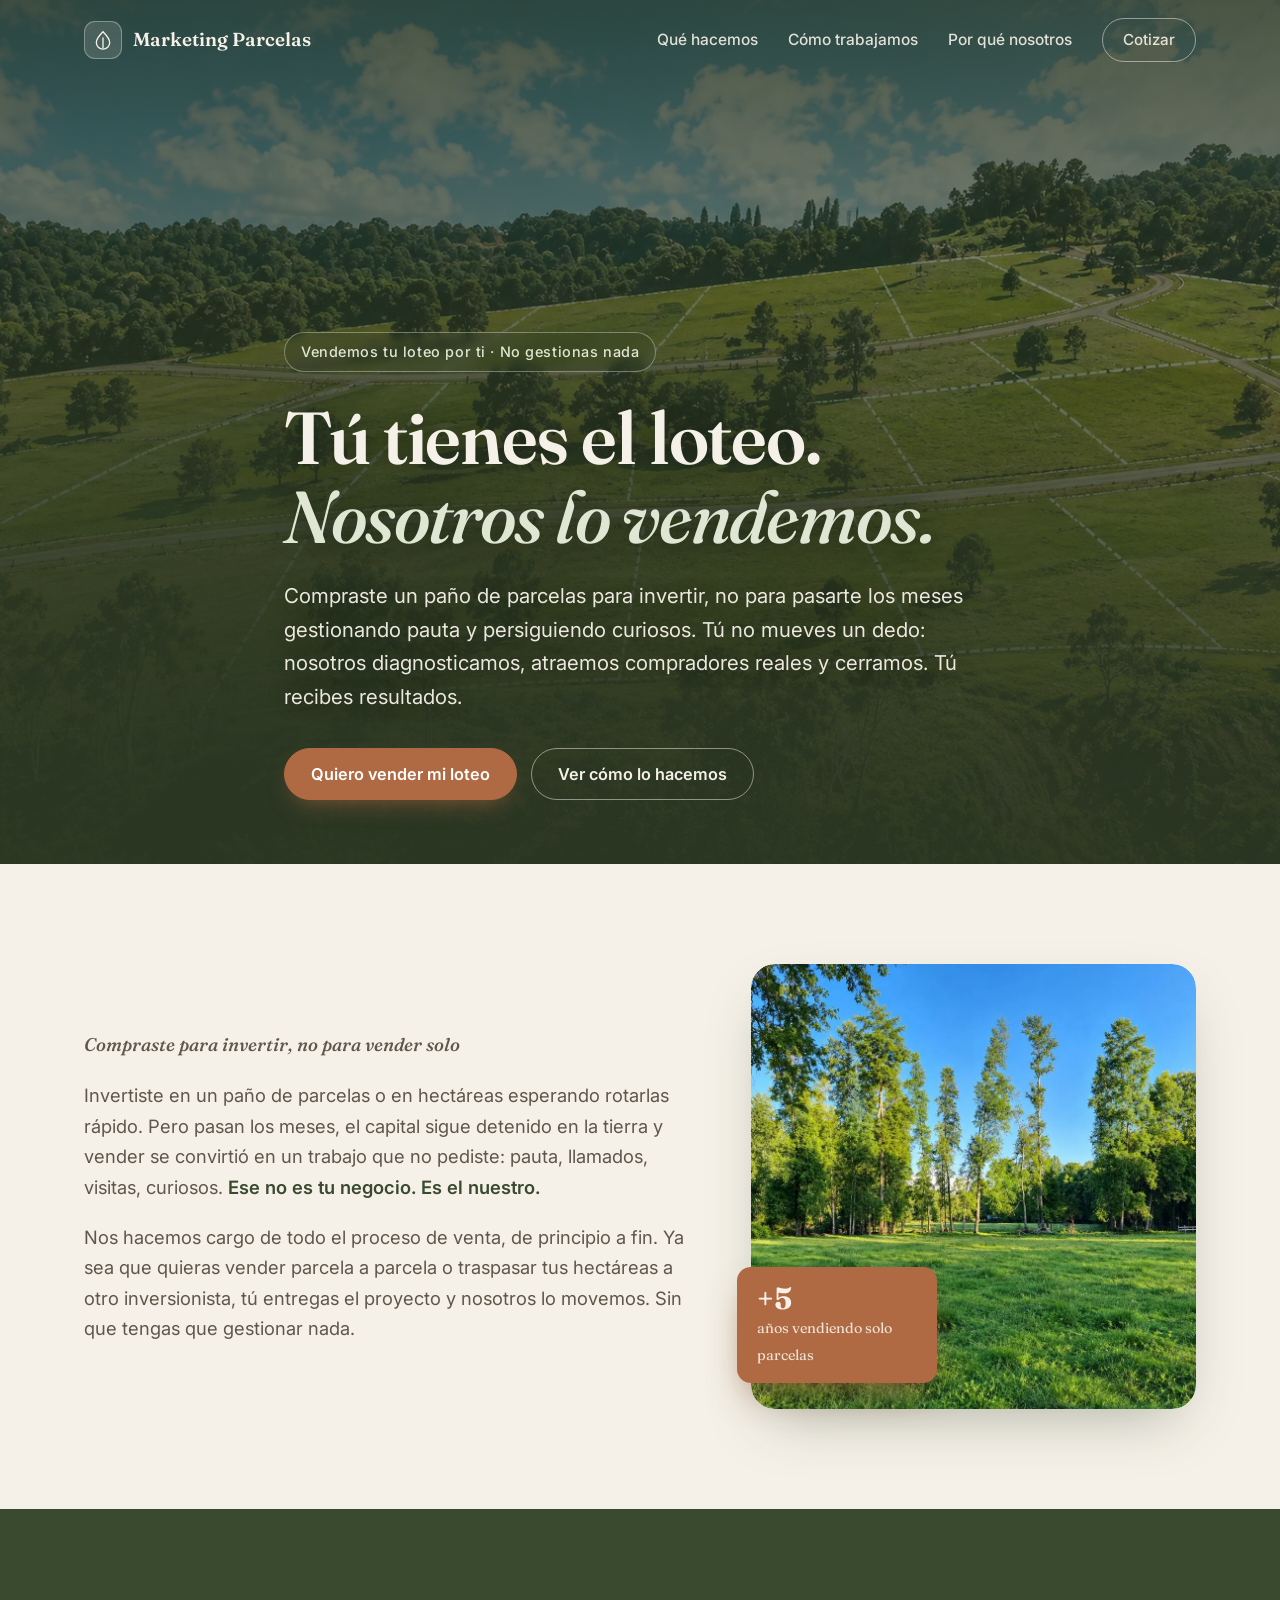
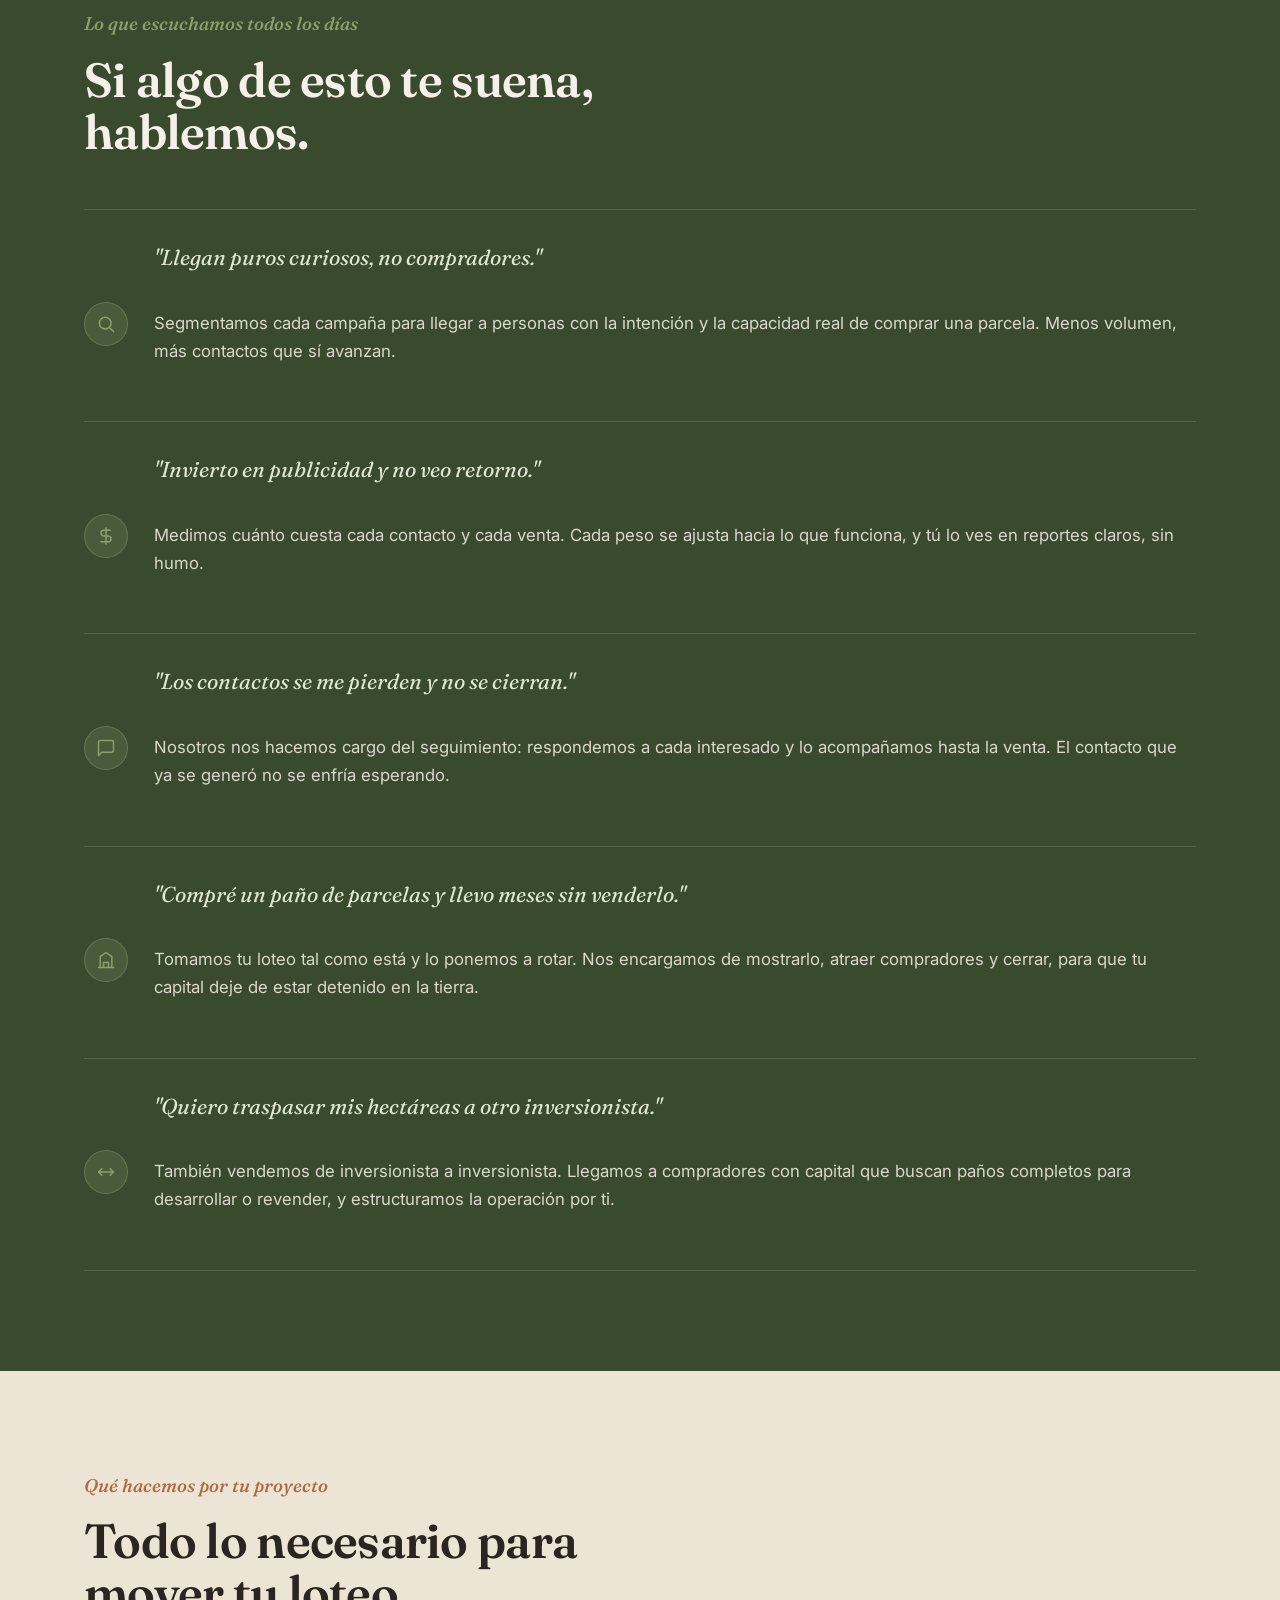
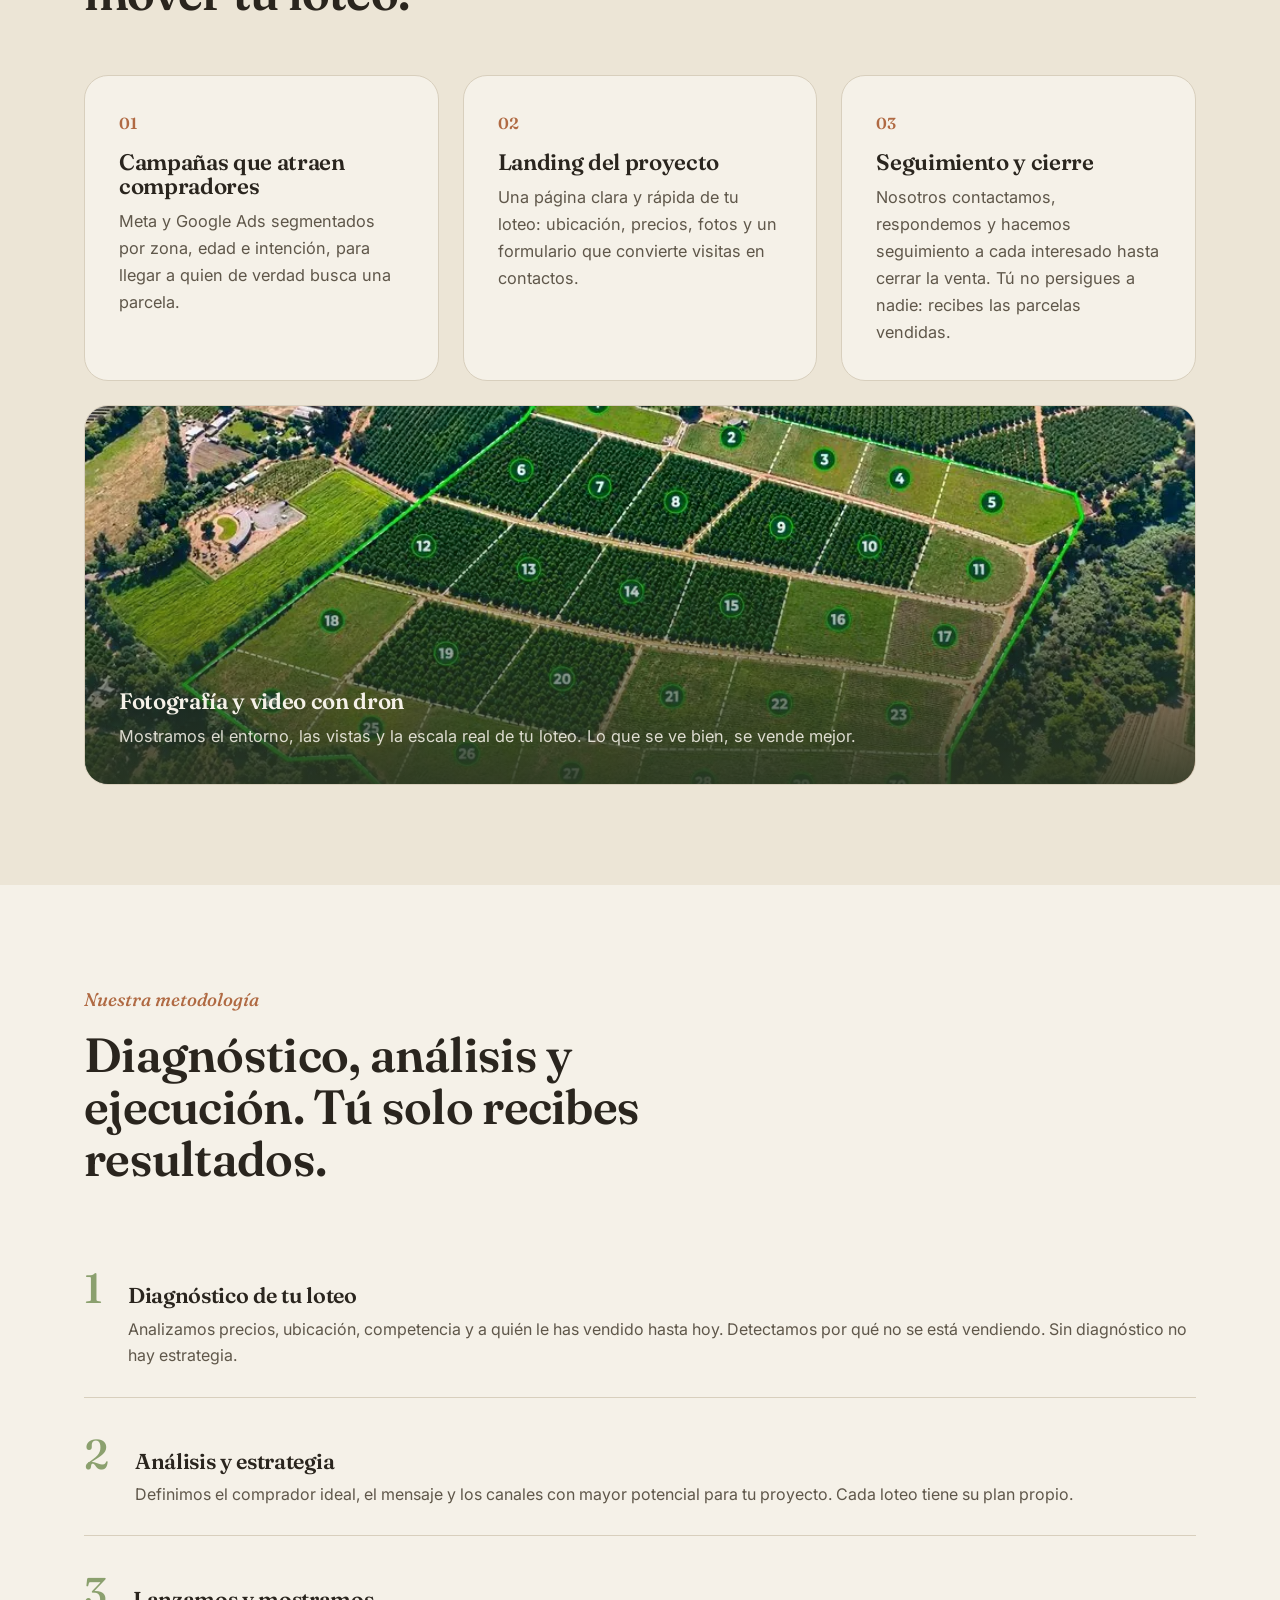
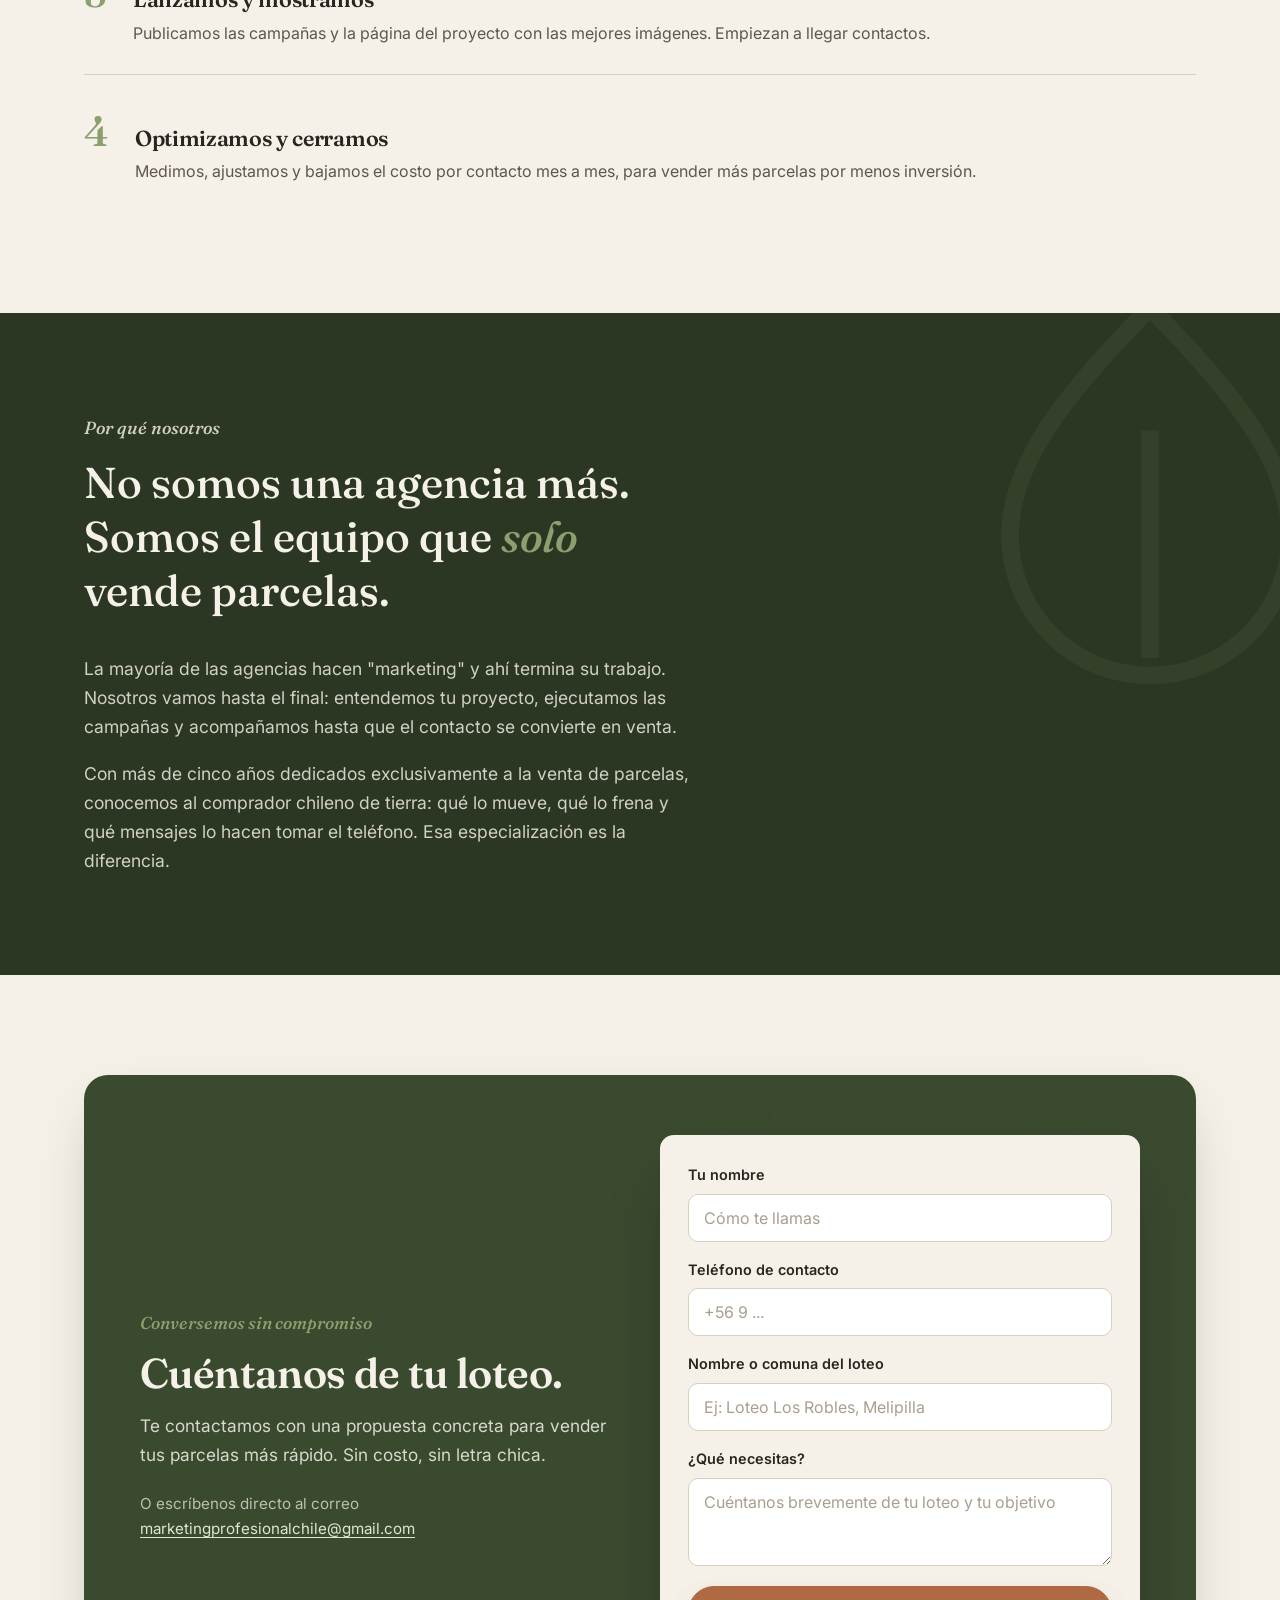
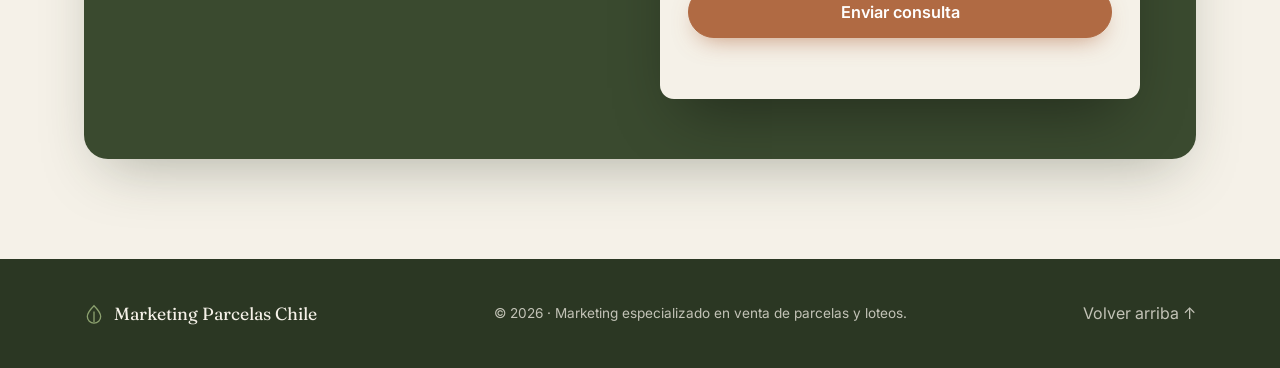
<file: index.html>
<!doctype html><html lang=es><meta charset=UTF-8><meta content="width=device-width,initial-scale=1.0" name=viewport><meta content="Ayudamos a dueños de loteos y parcelas en Chile a vender más rápido: campañas, fotografía con dron y seguimiento de contactos que sí cierran ventas." name=description><meta content=#3a4a2f name=theme-color><meta content="Vende tu loteo de parcelas más rápido | Marketing especializado en Chile" property=og:title><meta content="Marketing y ventas dedicado solo a parcelas y loteos. Atraemos compradores reales, no curiosos." property=og:description><meta content=website property=og:type><meta content=es_CL property=og:locale><title>Vende tu loteo de parcelas más rápido | Marketing especializado en Chile</title><link href=https://fonts.googleapis.com rel=preconnect><link crossorigin href=https://fonts.gstatic.com rel=preconnect><link as=image fetchpriority=high href=img/hero.webp rel=preload><link href="https://fonts.googleapis.com/css2?family=Fraunces:opsz,wght@9..144,400;9..144,500;9..144,600;9..144,700&family=Inter:wght@400;500;600&display=swap" rel=stylesheet><style>*,:before,:after{box-sizing:border-box;margin:0;padding:0}:root{--moss:#3a4a2f;--moss-deep:#2b3723;--moss-soft:#5c6f4a;--sage:#8ba06e;--sage-pale:#dfe6d3;--cream:#f5f1e8;--cream-deep:#ece5d6;--clay:#b06a43;--clay-deep:#96552f;--ink:#2a251e;--ink-soft:#5f574a;--line:#d8cfbd;--r:14px;--r-lg:24px;--ease:cubic-bezier(.2,.7,.2,1);--shadow:0 24px 60px -20px #2b372359}html{scroll-behavior:smooth;-webkit-text-size-adjust:100%}body{background:var(--cream);color:var(--ink);-webkit-font-smoothing:antialiased;font-family:Inter,system-ui,-apple-system,sans-serif;line-height:1.65;overflow-x:hidden}h1,h2,h3,.serif{letter-spacing:-.015em;font-family:Fraunces,Georgia,serif;font-weight:600;line-height:1.08}a{color:inherit;text-decoration:none}img{max-width:100%;display:block}ul,ol{list-style:none}svg{display:block}.wrap{width:100%;max-width:1160px;margin:0 auto;padding:0 24px}.btn{background:var(--clay);color:#fff;border:1.5px solid var(--clay);cursor:pointer;min-height:52px;transition:transform .35s var(--ease),box-shadow .35s var(--ease),background .3s var(--ease);border-radius:999px;justify-content:center;align-items:center;gap:10px;padding:0 26px;font-family:Inter,sans-serif;font-size:1.02rem;font-weight:600;display:inline-flex;box-shadow:0 10px 24px -10px #b06a43b3}.btn:hover{background:var(--clay-deep);border-color:var(--clay-deep);transform:translateY(-2px);box-shadow:0 16px 30px -10px #b06a43bf}.btn:active{transform:translateY(0)}.btn:focus-visible{outline:3px solid var(--sage);outline-offset:3px}.btn-ghost{color:var(--cream);box-shadow:none;background:0 0;border-color:#f5f1e880}.btn-ghost:hover{border-color:var(--cream);background:#f5f1e81f;transform:translateY(-2px)}.btn-dark{background:var(--moss);border-color:var(--moss);box-shadow:0 10px 24px -10px #3a4a2fb3}.btn-dark:hover{background:var(--moss-deep);border-color:var(--moss-deep)}.header{z-index:50;position:absolute;top:0;left:0;right:0}.nav{justify-content:space-between;align-items:center;height:80px;display:flex}.brand{color:var(--cream);align-items:center;gap:11px;display:inline-flex}.brand-mark{background:#f5f1e824;border:1px solid #f5f1e859;border-radius:11px;place-items:center;width:38px;height:38px;display:grid}.brand-mark svg{width:20px;height:20px;stroke:var(--cream);fill:none;stroke-width:1.6px}.brand-name{color:var(--cream);font-family:Fraunces,serif;font-size:1.18rem;font-weight:600}.nav-links{align-items:center;gap:30px;display:flex}.nav-links a{color:#f5f1e8e6;font-size:.97rem;font-weight:500;transition:color .25s;position:relative}.nav-links a:not(.btn):after{content:"";background:var(--sage);transform-origin:0;width:100%;height:1.5px;transition:transform .3s var(--ease);position:absolute;bottom:-5px;left:0;transform:scaleX(0)}.nav-links a:not(.btn):hover{color:#fff}.nav-links a:not(.btn):hover:after{transform:scaleX(1)}.nav-links .btn{min-height:44px;padding:0 20px;font-size:.95rem}.menu-toggle{cursor:pointer;background:0 0;border:0;flex-direction:column;gap:5px;width:44px;height:44px;padding:11px;display:none}.menu-toggle span{background:var(--cream);width:100%;height:2px;transition:.3s var(--ease);border-radius:2px}.menu-toggle[aria-expanded=true] span:first-child{transform:translateY(7px)rotate(45deg)}.menu-toggle[aria-expanded=true] span:nth-child(2){opacity:0}.menu-toggle[aria-expanded=true] span:nth-child(3){transform:translateY(-7px)rotate(-45deg)}.hero{min-height:96vh;color:var(--cream);align-items:flex-end;display:flex;position:relative;overflow:hidden}.hero-img{z-index:-2;position:absolute;inset:0}.hero-img img{object-fit:cover;object-position:center 40%;width:100%;height:100%}.hero:after{content:"";z-index:-1;background:linear-gradient(180deg,#2b3723d9 0%,#2b3723a1 30%,#2b3723b8 55%,#2b3723f2 100%);position:absolute;inset:0}.hero:before{content:"";z-index:-1;background:radial-gradient(120% 90% at 20% 85%,#2b3723d9 0%,#2b372359 45%,#0000 78%);position:absolute;inset:0}.hero-inner{max-width:760px;padding-top:120px;padding-bottom:64px}.hero .tag{letter-spacing:.04em;color:var(--sage-pale);backdrop-filter:blur(4px);background:#2b372333;border:1px solid #dfe6d366;border-radius:999px;margin-bottom:26px;padding:7px 16px;font-size:.9rem;font-weight:500;display:inline-block}.hero h1{max-width:16ch;font-size:clamp(2.4rem,6.5vw,4.6rem);font-weight:600;text-shadow:0 2px 24px #1a2116b3}.hero h1 em{color:var(--sage-pale);font-style:italic;font-weight:500}.hero-lead{color:#f5f1e8f2;max-width:54ch;margin-top:22px;font-size:clamp(1.05rem,2.3vw,1.28rem);font-weight:400;text-shadow:0 1px 16px #1a211680}.hero-actions{flex-wrap:wrap;gap:14px;margin-top:34px;display:flex}.hero-scroll{z-index:2;color:#f5f1e8b3;letter-spacing:.1em;flex-direction:column;align-items:center;gap:8px;font-size:.8rem;display:flex;position:absolute;bottom:28px;left:50%;transform:translate(-50%)}.hero-scroll span{background:linear-gradient(var(--sage-pale),transparent);width:1px;height:34px;animation:scroll-pulse 2.2s var(--ease)infinite}@keyframes scroll-pulse{0%{opacity:.2;transform:scaleY(.4)}50%{opacity:1;transform:scaleY(1)}to{opacity:.2;transform:scaleY(.4)}}.section{padding:100px 0}.kicker{color:var(--clay);margin-bottom:14px;font-family:Fraunces,serif;font-size:1.15rem;font-style:italic;font-weight:500}.section h2{max-width:18ch;font-size:clamp(1.9rem,4.5vw,3rem)}.lead-txt{color:var(--ink-soft);max-width:60ch;margin-top:18px;font-size:1.12rem}.intro{background:var(--cream)}.intro-grid{grid-template-columns:1fr;align-items:center;gap:48px;display:grid}.intro-copy p{color:var(--ink-soft);max-width:58ch;font-size:1.15rem}.intro-copy p+p{margin-top:20px}.intro-copy strong{color:var(--moss);font-weight:600}.intro-media{position:relative}.intro-media img{border-radius:var(--r-lg);width:100%;height:100%;object-fit:cover;object-position:center 55%}.intro-frame{aspect-ratio:1/1;width:100%;border-radius:var(--r-lg);overflow:hidden;position:relative;box-shadow:var(--shadow)}.intro-media .stamp{background:var(--clay);color:var(--cream);border-radius:var(--r);max-width:200px;padding:16px 20px;font-family:Fraunces,serif;position:absolute;bottom:26px;left:-14px;box-shadow:0 18px 36px -12px #96552fb3}.stamp b{font-size:1.9rem;line-height:1;display:block}.stamp span{opacity:.9;font-size:.9rem}.pains{background:var(--moss);color:var(--cream)}.pains .kicker{color:var(--sage)}.pains h2{color:var(--cream)}.pain-list{grid-template-columns:1fr;gap:0;margin-top:52px;display:grid}.pain{border-top:1px solid #dfe6d329;grid-template-columns:auto 1fr;align-items:start;gap:22px;padding:30px 0;display:grid}.pain:last-child{border-bottom:1px solid #dfe6d329}.pain-q{color:var(--sage-pale);grid-column:1/-1;font-family:Fraunces,serif;font-size:1.35rem;font-style:italic}.pain-mark{width:44px;height:44px;color:var(--sage);background:#8ba06e33;border:1px solid #8ba06e66;border-radius:50%;flex:none;place-items:center;display:grid}.pain-mark svg{stroke:currentColor;fill:none;stroke-width:1.8px;stroke-linecap:round;stroke-linejoin:round;width:20px;height:20px}.pain-a{color:#f5f1e8d9;padding-top:8px;font-size:1.05rem}.services{background:var(--cream-deep)}.svc-grid{grid-template-columns:1fr;gap:24px;margin-top:56px;display:grid}.svc{background:var(--cream);border:1px solid var(--line);border-radius:var(--r-lg);transition:transform .4s var(--ease),box-shadow .4s var(--ease);padding:34px}.svc:hover{box-shadow:var(--shadow);transform:translateY(-4px)}.svc-num{color:var(--clay);font-family:Fraunces,serif;font-size:1rem;font-weight:600}.svc h3{margin:14px 0 10px;font-size:1.4rem}.svc p{color:var(--ink-soft);font-size:1.02rem}.svc-photo{min-height:280px;color:var(--cream);grid-row:span 1;align-items:flex-end;padding:0;display:flex;position:relative;overflow:hidden}.svc-photo img{object-fit:cover;z-index:0;width:100%;height:100%;transition:transform .8s var(--ease);position:absolute;inset:0}.svc-photo:after{content:"";z-index:1;background:linear-gradient(#0000 30%,#2b3723e6);position:absolute;inset:0}.svc-photo:hover img{transform:scale(1.05)}.svc-photo .svc-inner{z-index:2;position:relative;padding:34px}.svc-photo h3,.svc-photo p{color:var(--cream)}.svc-photo p{color:#f5f1e8e0}.process{background:var(--cream)}.steps{counter-reset:step;grid-template-columns:1fr;gap:8px;margin-top:56px;display:grid}.step{border-bottom:1px solid var(--line);grid-template-columns:auto 1fr;align-items:baseline;gap:26px;padding:28px 0;display:grid}.step:last-child{border-bottom:0}.step-n{color:var(--sage);font-variant-numeric:lining-nums;font-family:Fraunces,serif;font-size:2.6rem;font-weight:500;line-height:1}.step h3{margin-bottom:8px;font-size:1.35rem}.step p{color:var(--ink-soft)}.why{background:var(--moss-deep);color:var(--cream);position:relative;overflow:hidden}.why .wrap{z-index:1;position:relative}.why-quote{max-width:20ch;margin-bottom:36px;font-family:Fraunces,serif;font-size:clamp(1.7rem,4vw,2.7rem);font-weight:500;line-height:1.25}.why-quote em{color:var(--sage);font-style:italic}.why p{color:#f5f1e8d1;max-width:56ch;font-size:1.1rem}.why p+p{margin-top:18px}.why-leaf{opacity:.09;z-index:0;width:420px;height:420px;position:absolute;top:-40px;right:-80px}.why-leaf svg{width:100%;height:100%;stroke:var(--sage);fill:none;stroke-width:1px}.cta{background:var(--cream)}.cta-box{background:var(--moss);color:var(--cream);border-radius:var(--r-lg);box-shadow:var(--shadow);grid-template-columns:1fr;gap:40px;padding:48px 32px;display:grid;position:relative;overflow:hidden}.cta-copy .kicker{color:var(--sage)}.cta-copy h2{color:var(--cream);font-size:clamp(1.8rem,4vw,2.6rem)}.cta-copy p{color:#f5f1e8d9;max-width:44ch;margin-top:16px;font-size:1.08rem}.cta-copy .alt{color:#f5f1e8b3;margin-top:22px;font-size:.95rem}.cta-copy .alt a{color:var(--sage-pale);text-underline-offset:3px;text-decoration:underline}.form{background:var(--cream);border-radius:var(--r);flex-direction:column;gap:16px;padding:28px;display:flex;box-shadow:0 30px 60px -20px #0006}.field{flex-direction:column;gap:7px;display:flex}.field label{color:var(--ink);font-size:.9rem;font-weight:600}.field input,.field textarea{border:1.5px solid var(--line);width:100%;color:var(--ink);background:#fff;border-radius:10px;padding:13px 15px;font-family:inherit;font-size:1rem;transition:border-color .25s,box-shadow .25s}.field input::placeholder,.field textarea::placeholder{color:#a89f8d}.field input:focus,.field textarea:focus{border-color:var(--moss-soft);outline:none;box-shadow:0 0 0 3px #8ba06e40}.field textarea{resize:vertical;min-height:88px}.field input.bad,.field textarea.bad{border-color:#c0492e;box-shadow:0 0 0 3px #c0492e26}.form .btn{width:100%;margin-top:4px}.form-alt{color:var(--moss);cursor:pointer;text-underline-offset:3px;background:0 0;border:0;padding:6px;font-size:.95rem;font-weight:600;text-decoration:underline}.hint{text-align:center;min-height:1.2em;color:var(--ink-soft);font-size:.9rem}.hint.ok{color:var(--moss);font-weight:600}.hint.err{color:#c0492e;font-weight:600}.footer{background:var(--moss-deep);color:#f5f1e8bf;padding:40px 0}.footer-in{flex-direction:column;align-items:flex-start;gap:16px;display:flex}.footer-brand{color:var(--cream);align-items:center;gap:10px;font-family:Fraunces,serif;font-size:1.1rem;display:inline-flex}.footer a:hover{color:var(--sage-pale)}.footer small{font-size:.85rem}.reveal{opacity:0;transition:opacity .9s var(--ease),transform .9s var(--ease);transform:translateY(28px)}.reveal.in{opacity:1;transform:none}@media (width>=760px){.intro-grid{grid-template-columns:1.15fr .85fr;gap:64px}.pain{grid-template-columns:auto 1fr;gap:26px}.pain-q{grid-column:2}.pain-mark{grid-row:span 2}.svc-grid{grid-template-columns:1fr 1fr}.svc-photo{grid-column:span 2;min-height:340px}.cta-box{grid-template-columns:1fr 1fr;align-items:center;padding:60px 56px}.footer-in{flex-direction:row;justify-content:space-between;align-items:center}}@media (width>=1000px){.svc-grid{grid-template-columns:repeat(3,1fr)}.svc-photo{grid-column:span 3;min-height:380px}}@media (width<=759px){.menu-toggle{display:flex}.nav-links{background:var(--moss);border-radius:var(--r-lg);box-shadow:var(--shadow);border:1px solid #dfe6d333;flex-direction:column;align-items:stretch;gap:6px;padding:18px;display:none;position:absolute;top:76px;left:16px;right:16px}.nav-links.open{animation:menu-in .3s var(--ease);display:flex}@keyframes menu-in{0%{opacity:0;transform:translateY(-10px)}to{opacity:1;transform:none}}.nav-links a{color:var(--cream);padding:11px 8px}.nav-links a:not(.btn):after{display:none}.nav-links .btn{justify-content:center;margin-top:6px}.hero-actions .btn{width:100%}.section{padding:68px 0}.wrap{padding:0 20px}.hero-inner{padding-bottom:48px}.intro-media .stamp{left:12px}}@media (prefers-reduced-motion:reduce){html{scroll-behavior:auto}*,:before,:after{transition:none!important;animation:none!important}.reveal{opacity:1;transform:none}.hero-scroll span{animation:none}}</style><body><header class=header><div class="wrap nav"><a aria-label=Inicio class=brand href=#inicio> <span class=brand-mark> <svg viewbox="0 0 24 24" aria-hidden=true><path d="M12 2C7 7 4 11 4 15a8 8 0 0 0 16 0c0-4-3-8-8-13z"/><path d="M12 22V9"/></svg> </span> <span class=brand-name>Marketing Parcelas</span> </a><button aria-label="Abrir menú" aria-controls=menu aria-expanded=false class=menu-toggle><span></span><span></span><span></span></button><nav class=nav-links id=menu><a href=#servicios>Qué hacemos</a><a href=#proceso>Cómo trabajamos</a><a href=#porque>Por qué nosotros</a><a class="btn btn-ghost" href=#contacto>Cotizar</a></nav></div></header><main><section class=hero id=inicio><div class=hero-img><img alt="Vista aérea de un loteo de parcelas demarcadas entre colinas verdes" fetchpriority=high height=941 src=img/hero.webp width=1672></div><div class="wrap hero-inner"><span class=tag>Vendemos tu loteo por ti · No gestionas nada</span><h1>Tú tienes el loteo. <em>Nosotros lo vendemos.</em></h1><p class=hero-lead>Compraste un paño de parcelas para invertir, no para pasarte los meses gestionando pauta y persiguiendo curiosos. Tú no mueves un dedo: nosotros diagnosticamos, atraemos compradores reales y cerramos. Tú recibes resultados.<div class=hero-actions><a href=#contacto class=btn>Quiero vender mi loteo</a><a class="btn btn-ghost" href=#servicios>Ver cómo lo hacemos</a></div></div></section><section class="section intro"><div class="wrap intro-grid"><div class="intro-copy reveal"><p class=kicker>Compraste para invertir, no para vender solo<p>Invertiste en un paño de parcelas o en hectáreas esperando rotarlas rápido. Pero pasan los meses, el capital sigue detenido en la tierra y vender se convirtió en un trabajo que no pediste: pauta, llamados, visitas, curiosos. <strong>Ese no es tu negocio. Es el nuestro.</strong><p>Nos hacemos cargo de todo el proceso de venta, de principio a fin. Ya sea que quieras vender parcela a parcela o traspasar tus hectáreas a otro inversionista, tú entregas el proyecto y nosotros lo movemos. Sin que tengas que gestionar nada.</div><div class="intro-media reveal"><div class=intro-frame><img alt="Parcela con árboles altos y pasto verde al atardecer" height=1000 loading=lazy src=img/imagen3.webp width=1000></div><div class=stamp><b>+5</b><span>años vendiendo solo parcelas</span></div></div></div></section><section class="section pains" id=dolores><div class=wrap><p class="kicker reveal">Lo que escuchamos todos los días<h2 class=reveal>Si algo de esto te suena, hablemos.</h2><div class=pain-list><div class="pain reveal"><p class=pain-q>"Llegan puros curiosos, no compradores."</p><span class=pain-mark><svg viewbox="0 0 24 24"><circle cx=11 cy=11 r=7 /><path d="m21 21-4.3-4.3"/></svg></span><p class=pain-a>Segmentamos cada campaña para llegar a personas con la intención y la capacidad real de comprar una parcela. Menos volumen, más contactos que sí avanzan.</div><div class="pain reveal"><p class=pain-q>"Invierto en publicidad y no veo retorno."</p><span class=pain-mark><svg viewbox="0 0 24 24"><path d="M12 2v20M17 5H9.5a3.5 3.5 0 0 0 0 7h5a3.5 3.5 0 0 1 0 7H6"/></svg></span><p class=pain-a>Medimos cuánto cuesta cada contacto y cada venta. Cada peso se ajusta hacia lo que funciona, y tú lo ves en reportes claros, sin humo.</div><div class="pain reveal"><p class=pain-q>"Los contactos se me pierden y no se cierran."</p><span class=pain-mark><svg viewbox="0 0 24 24"><path d="M21 15a2 2 0 0 1-2 2H7l-4 4V5a2 2 0 0 1 2-2h14a2 2 0 0 1 2 2z"/></svg></span><p class=pain-a>Nosotros nos hacemos cargo del seguimiento: respondemos a cada interesado y lo acompañamos hasta la venta. El contacto que ya se generó no se enfría esperando.</div><div class="pain reveal"><p class=pain-q>"Compré un paño de parcelas y llevo meses sin venderlo."</p><span class=pain-mark><svg viewbox="0 0 24 24"><path d="M3 21h18M5 21V8l7-5 7 5v13M9 21v-6h6v6"/></svg></span><p class=pain-a>Tomamos tu loteo tal como está y lo ponemos a rotar. Nos encargamos de mostrarlo, atraer compradores y cerrar, para que tu capital deje de estar detenido en la tierra.</div><div class="pain reveal"><p class=pain-q>"Quiero traspasar mis hectáreas a otro inversionista."</p><span class=pain-mark><svg viewbox="0 0 24 24"><path d="M7 8l-4 4 4 4M3 12h13M17 16l4-4-4-4M21 12H8"/></svg></span><p class=pain-a>También vendemos de inversionista a inversionista. Llegamos a compradores con capital que buscan paños completos para desarrollar o revender, y estructuramos la operación por ti.</div></div></div></section><section class="section services" id=servicios><div class=wrap><p class="kicker reveal">Qué hacemos por tu proyecto<h2 class=reveal>Todo lo necesario para mover tu loteo.</h2><div class=svc-grid><div class="svc reveal"><span class=svc-num>01</span><h3>Campañas que atraen compradores</h3><p>Meta y Google Ads segmentados por zona, edad e intención, para llegar a quien de verdad busca una parcela.</div><div class="svc reveal"><span class=svc-num>02</span><h3>Landing del proyecto</h3><p>Una página clara y rápida de tu loteo: ubicación, precios, fotos y un formulario que convierte visitas en contactos.</div><div class="svc reveal"><span class=svc-num>03</span><h3>Seguimiento y cierre</h3><p>Nosotros contactamos, respondemos y hacemos seguimiento a cada interesado hasta cerrar la venta. Tú no persigues a nadie: recibes las parcelas vendidas.</div><div class="svc svc-photo reveal"><img alt="Vista aérea de un loteo con las parcelas numeradas y demarcadas" height=563 loading=lazy src=img/imagen2.webp width=1000><div class=svc-inner><h3>Fotografía y video con dron</h3><p>Mostramos el entorno, las vistas y la escala real de tu loteo. Lo que se ve bien, se vende mejor.</div></div></div></div></section><section class="section process" id=proceso><div class=wrap><p class="kicker reveal">Nuestra metodología<h2 class=reveal>Diagnóstico, análisis y ejecución. Tú solo recibes resultados.</h2><div class=steps><div class="step reveal"><span class=step-n>1</span><div><h3>Diagnóstico de tu loteo</h3><p>Analizamos precios, ubicación, competencia y a quién le has vendido hasta hoy. Detectamos por qué no se está vendiendo. Sin diagnóstico no hay estrategia.</div></div><div class="step reveal"><span class=step-n>2</span><div><h3>Análisis y estrategia</h3><p>Definimos el comprador ideal, el mensaje y los canales con mayor potencial para tu proyecto. Cada loteo tiene su plan propio.</div></div><div class="step reveal"><span class=step-n>3</span><div><h3>Lanzamos y mostramos</h3><p>Publicamos las campañas y la página del proyecto con las mejores imágenes. Empiezan a llegar contactos.</div></div><div class="step reveal"><span class=step-n>4</span><div><h3>Optimizamos y cerramos</h3><p>Medimos, ajustamos y bajamos el costo por contacto mes a mes, para vender más parcelas por menos inversión.</div></div></div></div></section><section class="section why" id=porque><div aria-hidden=true class=why-leaf><svg viewbox="0 0 24 24"><path d="M12 2C7 7 4 11 4 15a8 8 0 0 0 16 0c0-4-3-8-8-13z"/><path d="M12 22V9"/></svg></div><div class=wrap><p class="kicker reveal">Por qué nosotros<blockquote class="why-quote reveal">No somos una agencia más. Somos el equipo que <em>solo</em> vende parcelas.</blockquote><div class=reveal><p>La mayoría de las agencias hacen "marketing" y ahí termina su trabajo. Nosotros vamos hasta el final: entendemos tu proyecto, ejecutamos las campañas y acompañamos hasta que el contacto se convierte en venta.<p>Con más de cinco años dedicados exclusivamente a la venta de parcelas, conocemos al comprador chileno de tierra: qué lo mueve, qué lo frena y qué mensajes lo hacen tomar el teléfono. Esa especialización es la diferencia.</div></div></section><section class="section cta" id=contacto><div class=wrap><div class="cta-box reveal"><div class=cta-copy><p class=kicker>Conversemos sin compromiso<h2>Cuéntanos de tu loteo.</h2><p>Te contactamos con una propuesta concreta para vender tus parcelas más rápido. Sin costo, sin letra chica.<p class=alt>O escríbenos directo al correo <a href=mailto:marketingprofesionalchile@gmail.com>marketingprofesionalchile@gmail.com</a></div><form class=form id=leadForm novalidate><div class=field><label for=nombre>Tu nombre</label><input placeholder="Cómo te llamas" id=nombre name=nombre required></div><div class=field><label for=telefono>Teléfono de contacto</label><input placeholder="+56 9 ..." id=telefono name=telefono required type=tel></div><div class=field><label for=proyecto>Nombre o comuna del loteo</label><input placeholder="Ej: Loteo Los Robles, Melipilla" id=proyecto name=proyecto></div><div class=field><label for=mensaje>¿Qué necesitas?</label><textarea placeholder="Cuéntanos brevemente de tu loteo y tu objetivo" id=mensaje name=mensaje rows=3></textarea></div><button class=btn type=submit>Enviar consulta</button><p aria-live=polite class=hint id=formHint role=status></form></div></div></section></main><footer class=footer><div class="wrap footer-in"><span class=footer-brand> <svg viewbox="0 0 24 24" aria-hidden=true height=20 style=stroke:var(--sage);fill:none;stroke-width:1.6px width=20><path d="M12 2C7 7 4 11 4 15a8 8 0 0 0 16 0c0-4-3-8-8-13z"/><path d="M12 22V9"/></svg> Marketing Parcelas Chile </span><small>© <span id=year></span> · Marketing especializado en venta de parcelas y loteos.</small><a href=#inicio>Volver arriba ↑</a></div></footer><script>const mb=document.querySelector(`.menu-toggle`),nl=document.querySelector(`.nav-links`);mb?.addEventListener(`click`,()=>{let o=nl.classList.toggle(`open`);mb.setAttribute(`aria-expanded`,String(o))}),document.querySelectorAll(`.nav-links a`).forEach(a=>a.addEventListener(`click`,()=>{nl.classList.remove(`open`),mb?.setAttribute(`aria-expanded`,`false`)}));const y=document.getElementById(`year`);y&&(y.textContent=(new Date()).getFullYear());const rev=document.querySelectorAll(`.reveal`);if(matchMedia(`(prefers-reduced-motion: reduce)`).matches||!(`IntersectionObserver`in window))rev.forEach(e=>e.classList.add(`in`));else{let io=new IntersectionObserver((es,o)=>{es.forEach(e=>{e.isIntersecting&&(e.target.classList.add(`in`),o.unobserve(e.target))})},{threshold:.15,rootMargin:`0px 0px -50px 0px`});rev.forEach(e=>io.observe(e))}const MAIL=`marketingprofesionalchile@gmail.com`,form=document.getElementById(`leadForm`),hint=document.getElementById(`formHint`);function lead(){return{n:nombre.value.trim(),t:telefono.value.trim(),p:proyecto.value.trim(),m:mensaje.value.trim()}}function ok(l){let v=1;return[nombre,telefono].forEach(e=>e.classList.remove(`bad`)),l.n||(nombre.classList.add(`bad`),v=0),l.t||(telefono.classList.add(`bad`),v=0),v}function say(t,c){hint&&(hint.textContent=t,hint.className=`hint`+(c?` `+c:``))}form?.addEventListener(`submit`,e=>{e.preventDefault();let l=lead();if(!ok(l)){say(`Completa al menos tu nombre y teléfono.`,`err`);return}let s=encodeURIComponent(`Nuevo contacto: ${l.n} - ${l.p||`Proyecto de parcelas`}`),b=encodeURIComponent(`Nombre: ${l.n}\nTeléfono: ${l.t}\n`+(l.p?`Proyecto/Comuna: ${l.p}\n`:``)+(l.m?`Mensaje: ${l.m}\n`:``));window.location.href=`mailto:${MAIL}?subject=${s}&body=${b}`,say(`¡Listo! Te abrimos tu correo con los datos listos.`,`ok`),form.reset()});</script>
</file>
